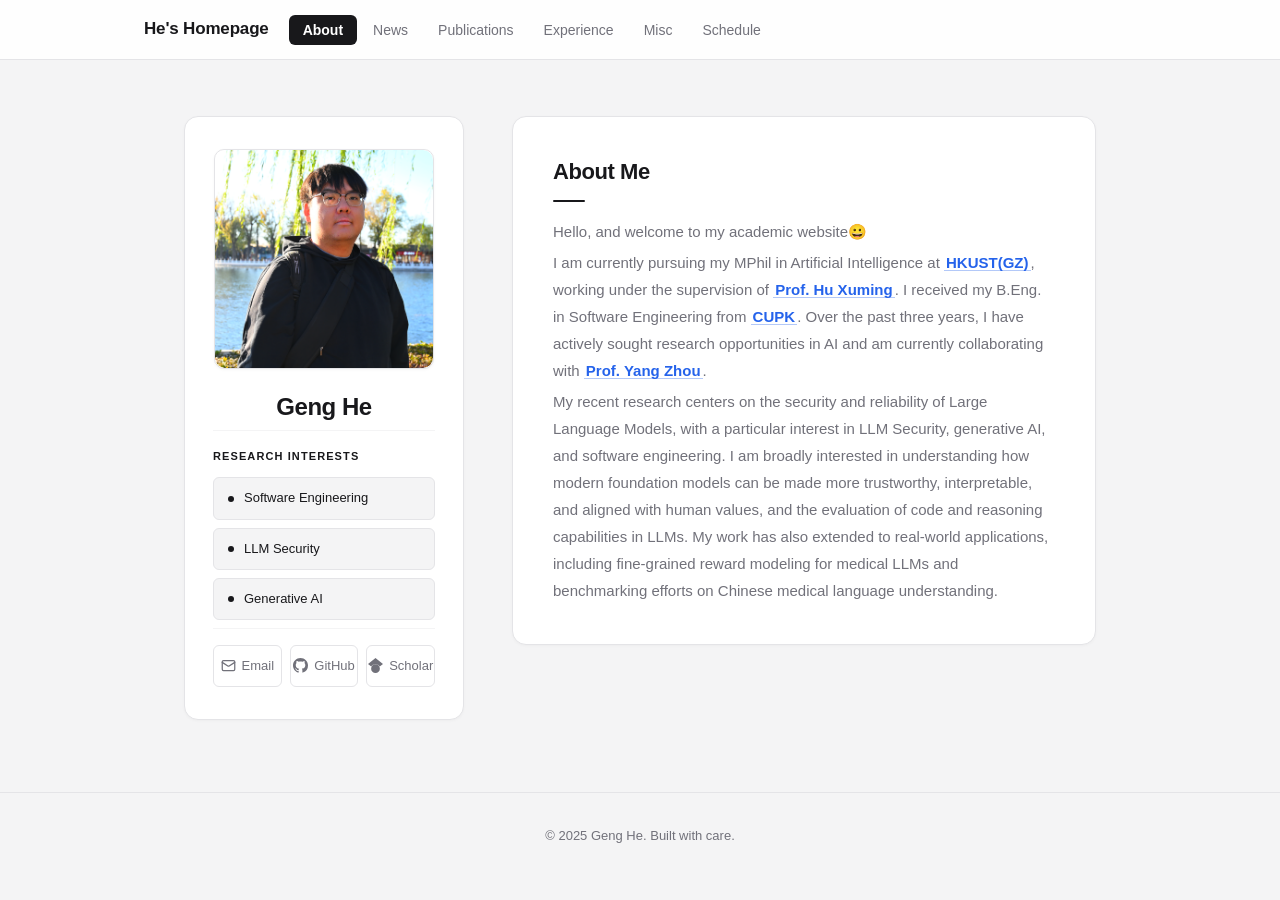
<file: index.html>
<!DOCTYPE html>
<html lang="en">
<head>
    <meta charset="UTF-8">
    <meta name="viewport" content="width=device-width, initial-scale=1.0">
    <title>He's Homepage</title>
    <link rel="stylesheet" href="styles.css">
</head>
<body>
    <nav class="navbar" id="navbar">
        <div class="nav-container">
            <a href="index.html" class="logo">He's Homepage</a>
            <ul class="nav-links" id="navLinks">
                <li><a href="index.html">About</a></li>
                <li><a href="news.html">News</a></li>
                <li><a href="papers.html">Publications</a></li>
                <li><a href="experience.html">Experience</a></li>
                <li><a href="misc.html">Misc</a></li>
                <li><a href="schedule.html">Schedule</a></li>
            </ul>
            <button class="mobile-menu-btn" id="mobileMenuBtn" aria-label="Menu">
                <span></span><span></span><span></span>
            </button>
        </div>
    </nav>

    <section class="intro" id="about">
        <div class="container intro-layout">
            <aside class="profile-card">
                <div class="profile-image-wrap">
                    <img class="profile-image" src="img/hero-portrait.jpg" alt="Geng He portrait">
                </div>
                <h1 class="profile-name">Geng He</h1>

                <div class="profile-interests">
                    <h4 class="profile-interests-title">Research Interests</h4>
                    <div class="interest-tags">
                        <span class="interest-tag">Software Engineering</span>
                        <span class="interest-tag">LLM Security</span>
                        <span class="interest-tag">Generative AI</span>
                    </div>
                </div>

                <div class="profile-links">
                    <a href="mailto:hgeng777@connect.hkust-gz.edu.cn" title="Email">
                        <svg width="15" height="15" viewBox="0 0 24 24" fill="none" stroke="currentColor" stroke-width="2" stroke-linecap="round" stroke-linejoin="round"><rect x="2" y="4" width="20" height="16" rx="2"/><path d="m22 7-8.97 5.7a1.94 1.94 0 0 1-2.06 0L2 7"/></svg>
                        Email
                    </a>
                    <a href="https://github.com/genghe02" target="_blank" rel="noopener noreferrer" title="GitHub">
                        <svg width="15" height="15" viewBox="0 0 24 24" fill="currentColor"><path d="M12 0C5.37 0 0 5.37 0 12c0 5.31 3.435 9.795 8.205 11.385.6.105.825-.255.825-.57 0-.285-.015-1.23-.015-2.235-3.015.555-3.795-.735-4.035-1.41-.135-.345-.72-1.41-1.23-1.695-.42-.225-1.02-.78-.015-.795.945-.015 1.62.87 1.845 1.23 1.08 1.815 2.805 1.305 3.495.99.105-.78.42-1.305.765-1.605-2.67-.3-5.46-1.335-5.46-5.925 0-1.305.465-2.385 1.23-3.225-.12-.3-.54-1.53.12-3.18 0 0 1.005-.315 3.3 1.23.96-.27 1.98-.405 3-.405s2.04.135 3 .405c2.295-1.56 3.3-1.23 3.3-1.23.66 1.65.24 2.88.12 3.18.765.84 1.23 1.905 1.23 3.225 0 4.605-2.805 5.625-5.475 5.925.435.375.81 1.095.81 2.22 0 1.605-.015 2.895-.015 3.3 0 .315.225.69.825.57A12.02 12.02 0 0 0 24 12c0-6.63-5.37-12-12-12z"/></svg>
                        GitHub
                    </a>
                    <a href="https://scholar.google.com/citations?hl=zh-CN&user=q6OFEUwAAAAJ&view_op=list_works" target="_blank" rel="noopener noreferrer" title="Google Scholar">
                        <svg width="15" height="15" viewBox="0 0 24 24" fill="currentColor"><path d="M5.242 13.769L0 9.5 12 0l12 9.5-5.242 4.269C17.548 11.249 14.978 9.5 12 9.5c-2.977 0-5.548 1.748-6.758 4.269zM12 10a7 7 0 1 0 0 14 7 7 0 0 0 0-14z"/></svg>
                        Scholar
                    </a>
                </div>
            </aside>

            <div class="about-panel">
                <h2 class="section-title">About Me</h2>
                <div class="md-section-content" data-md="content/about.md"></div>
            </div>
        </div>
    </section>

    <footer class="footer">
        <div class="container footer-container">
            <p class="copyright">&copy; 2025 Geng He. Built with care.</p>
        </div>
    </footer>

    <script src="components.js"></script>
    <script src="script.js"></script>
</body>
</html>
</file>
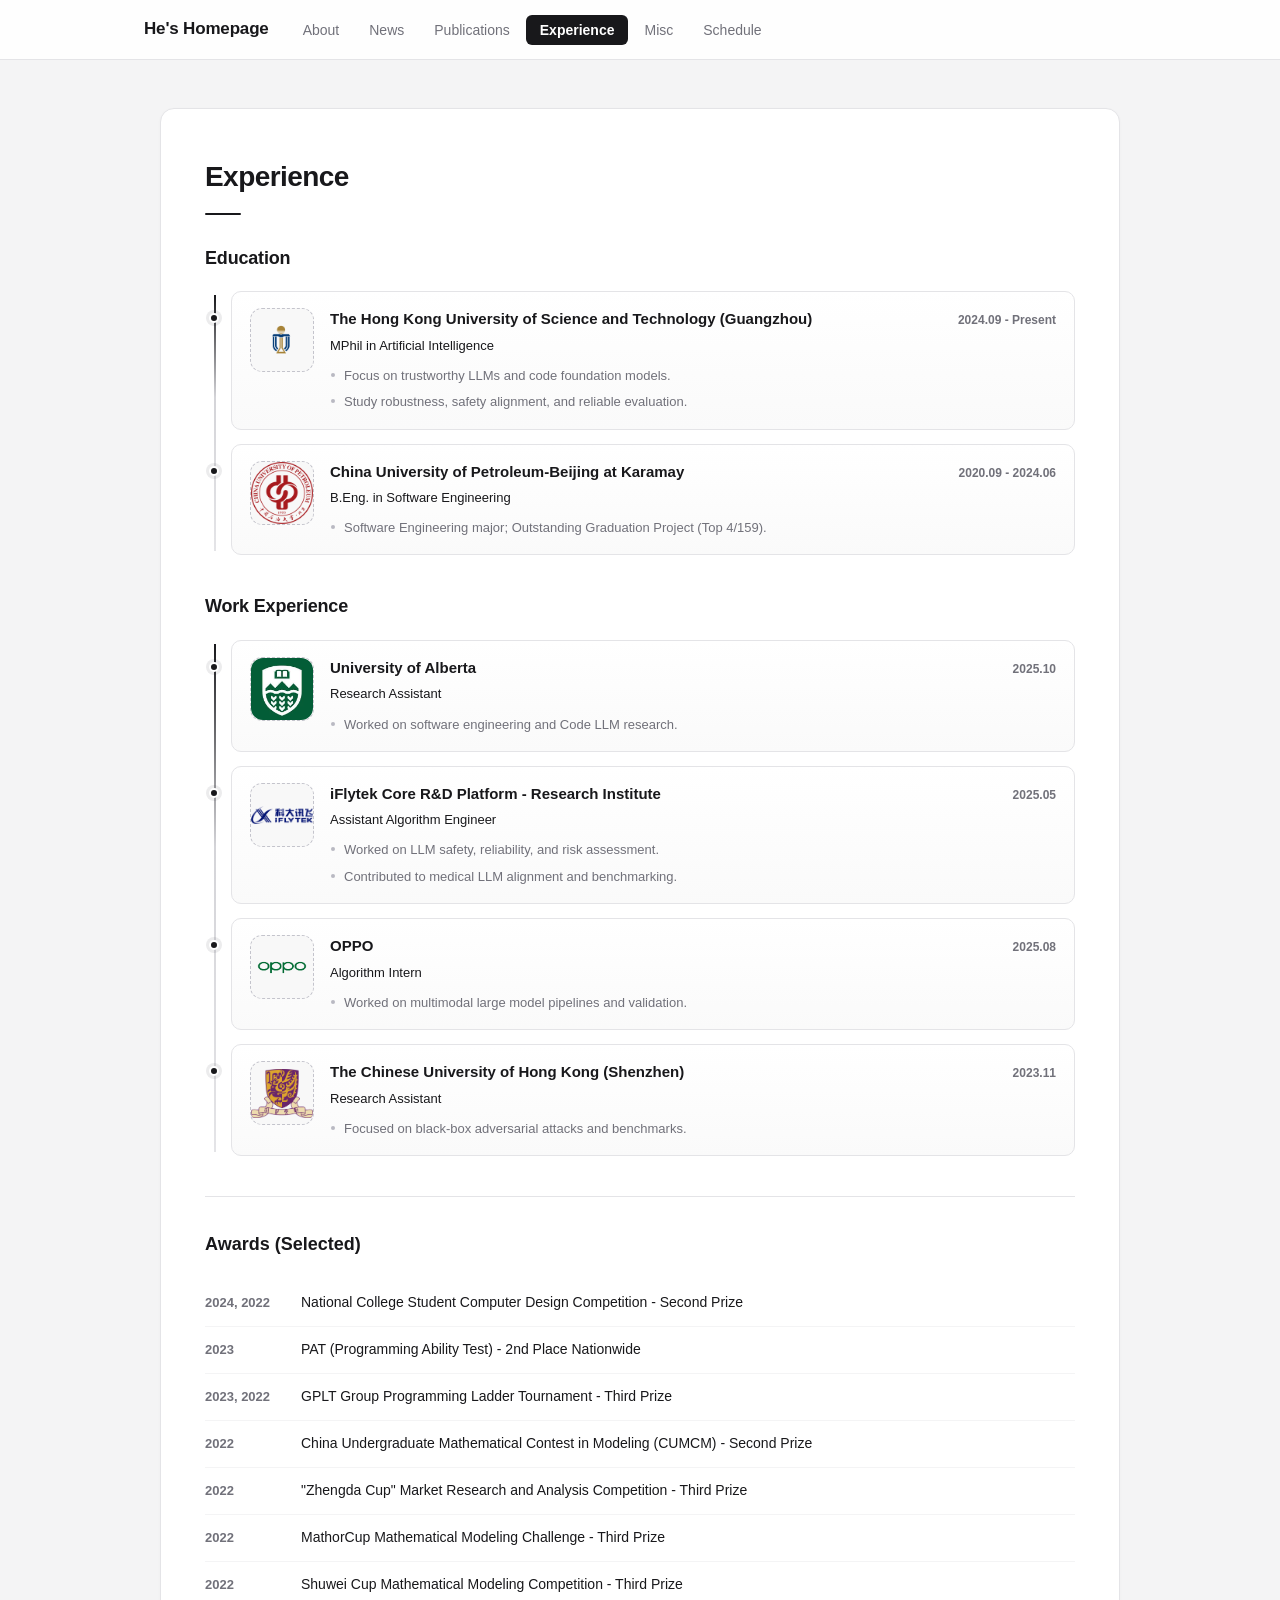
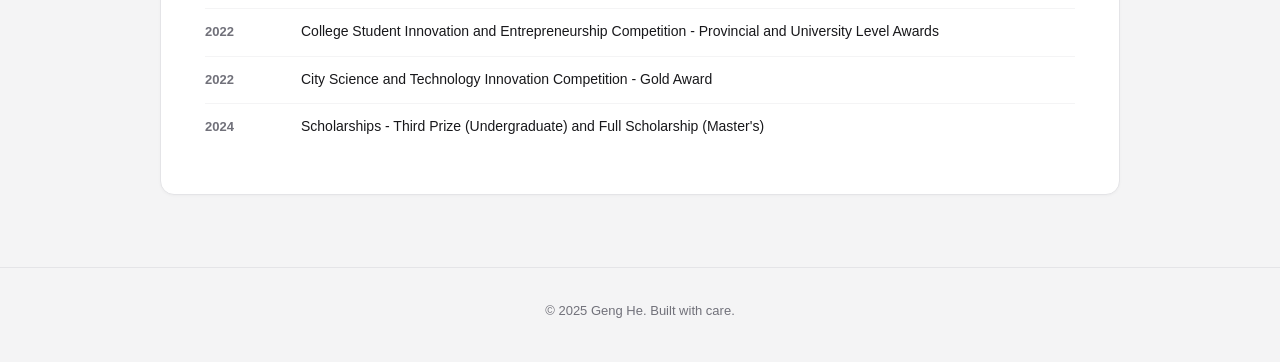
<file: experience.html>
<!DOCTYPE html>
<html lang="en">
<head>
    <meta charset="UTF-8">
    <meta name="viewport" content="width=device-width, initial-scale=1.0">
    <title>Experience - He's Homepage</title>
    <link rel="stylesheet" href="styles.css">
</head>
<body>
    <nav class="navbar" id="navbar">
        <div class="nav-container">
            <a href="index.html" class="logo">He's Homepage</a>
            <ul class="nav-links" id="navLinks">
                <li><a href="index.html">About</a></li>
                <li><a href="news.html">News</a></li>
                <li><a href="papers.html">Publications</a></li>
                <li><a href="experience.html">Experience</a></li>
                <li><a href="misc.html">Misc</a></li>
                <li><a href="schedule.html">Schedule</a></li>
            </ul>
            <button class="mobile-menu-btn" id="mobileMenuBtn" aria-label="Menu">
                <span></span><span></span><span></span>
            </button>
        </div>
    </nav>

    <main class="page-content">
        <div class="container">
            <h1 class="page-title">Experience</h1>
            <div class="md-section-content" data-md="content/service.md"></div>

            <h2 class="page-subtitle">Awards (Selected)</h2>
            <div class="md-section-content" data-md="content/awards.md"></div>
        </div>
    </main>

    <footer class="footer">
        <div class="container footer-container">
            <p class="copyright">&copy; 2025 Geng He. Built with care.</p>
        </div>
    </footer>

    <script src="components.js"></script>
    <script src="script.js"></script>
</body>
</html>
</file>
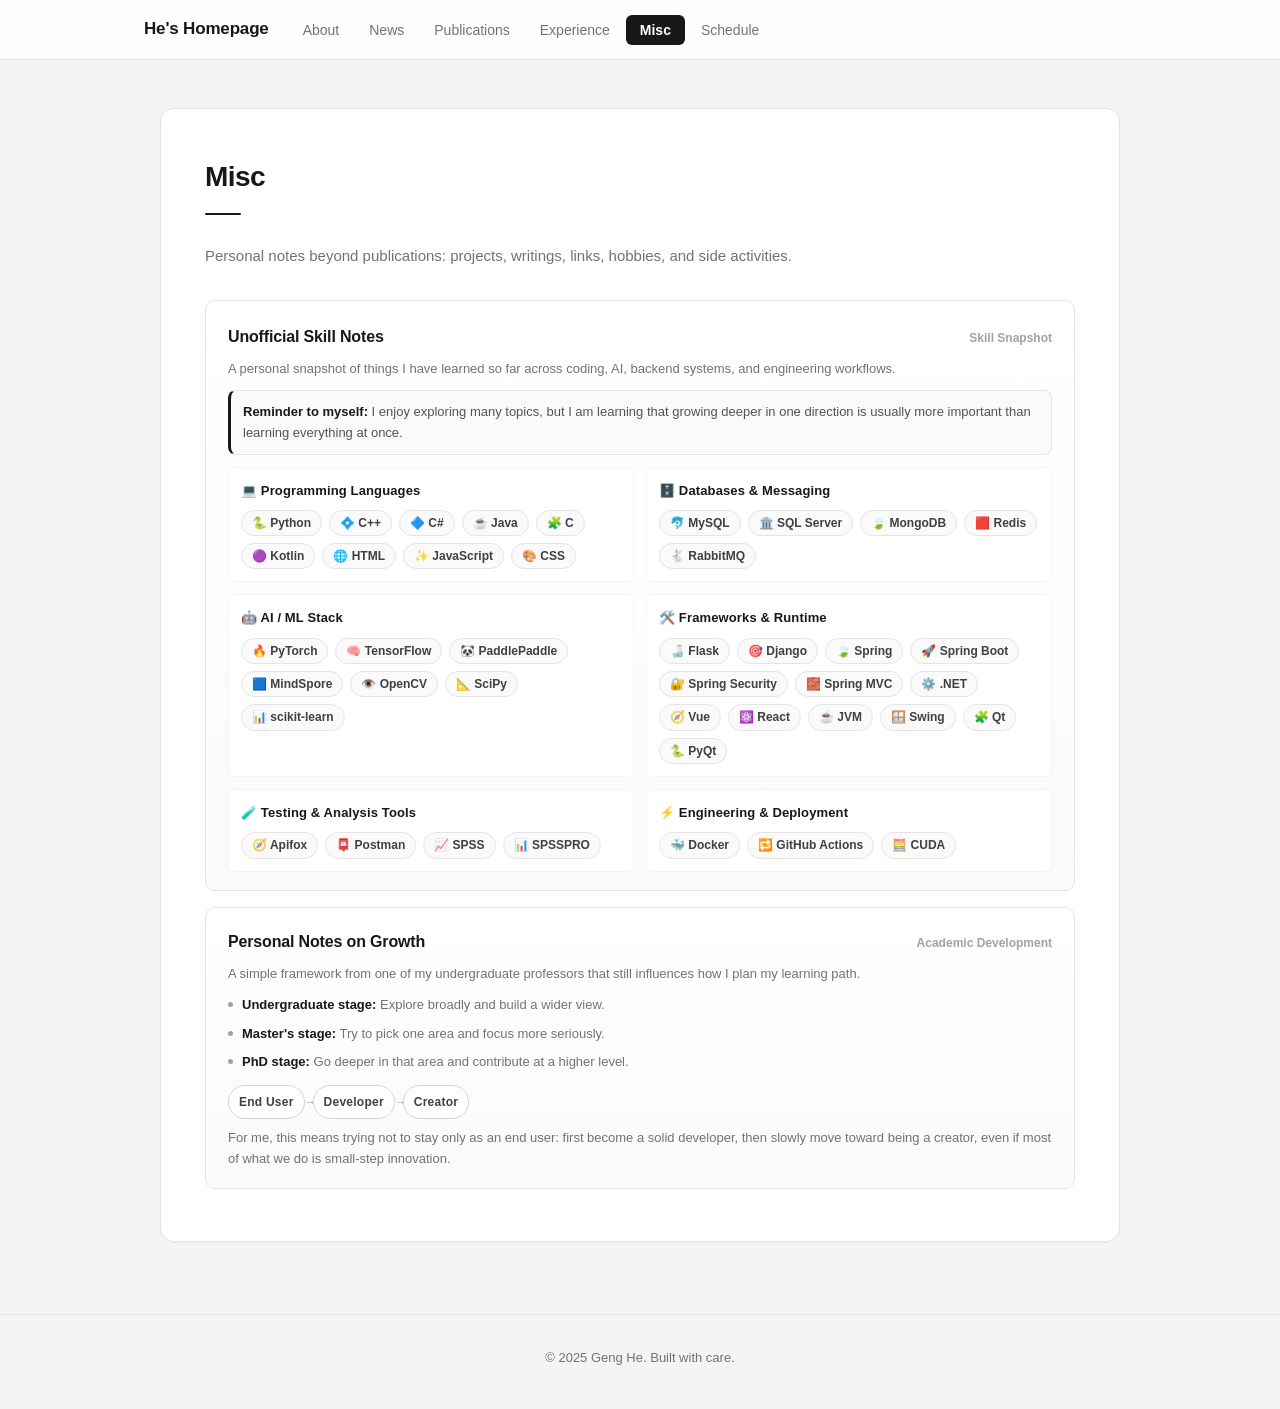
<file: misc.html>
<!DOCTYPE html>
<html lang="en">
<head>
    <meta charset="UTF-8">
    <meta name="viewport" content="width=device-width, initial-scale=1.0">
    <title>Misc - He's Homepage</title>
    <link rel="stylesheet" href="styles.css">
</head>
<body>
    <nav class="navbar" id="navbar">
        <div class="nav-container">
            <a href="index.html" class="logo">He's Homepage</a>
            <ul class="nav-links" id="navLinks">
                <li><a href="index.html">About</a></li>
                <li><a href="news.html">News</a></li>
                <li><a href="papers.html">Publications</a></li>
                <li><a href="experience.html">Experience</a></li>
                <li><a href="misc.html">Misc</a></li>
                <li><a href="schedule.html">Schedule</a></li>
            </ul>
            <button class="mobile-menu-btn" id="mobileMenuBtn" aria-label="Menu">
                <span></span><span></span><span></span>
            </button>
        </div>
    </nav>

    <main class="page-content">
        <div class="container">
            <h1 class="page-title">Misc</h1>
            <p class="page-description">
                Personal notes beyond publications: projects, writings, links, hobbies, and side activities.
            </p>
            <div class="md-section-content misc-section" data-md="content/misc.md"></div>
        </div>
    </main>

    <footer class="footer">
        <div class="container footer-container">
            <p class="copyright">&copy; 2025 Geng He. Built with care.</p>
        </div>
    </footer>

    <script src="components.js"></script>
    <script src="script.js"></script>
</body>
</html>
</file>
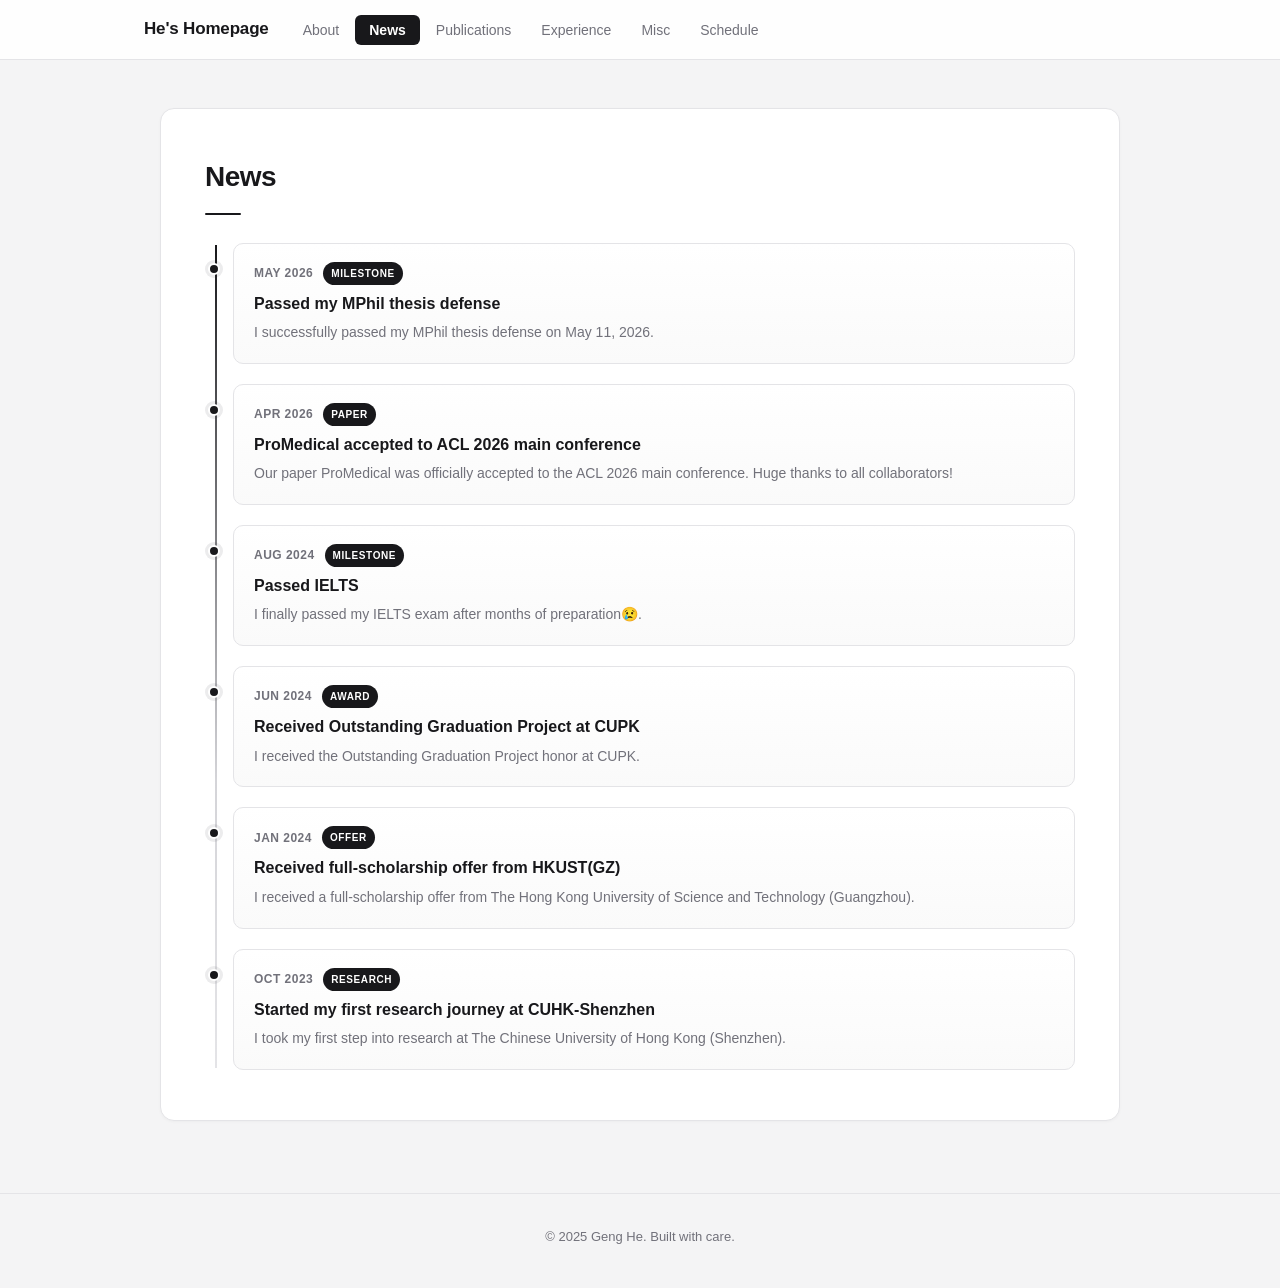
<file: news.html>
<!DOCTYPE html>
<html lang="en">
<head>
    <meta charset="UTF-8">
    <meta name="viewport" content="width=device-width, initial-scale=1.0">
    <title>News - He's Homepage</title>
    <link rel="stylesheet" href="styles.css">
</head>
<body>
    <nav class="navbar" id="navbar">
        <div class="nav-container">
            <a href="index.html" class="logo">He's Homepage</a>
            <ul class="nav-links" id="navLinks">
                <li><a href="index.html">About</a></li>
                <li><a href="news.html">News</a></li>
                <li><a href="papers.html">Publications</a></li>
                <li><a href="experience.html">Experience</a></li>
                <li><a href="misc.html">Misc</a></li>
                <li><a href="schedule.html">Schedule</a></li>
            </ul>
            <button class="mobile-menu-btn" id="mobileMenuBtn" aria-label="Menu">
                <span></span><span></span><span></span>
            </button>
        </div>
    </nav>

    <main class="page-content">
        <div class="container">
            <h1 class="page-title">News</h1>
            <div class="md-section-content news-section" data-md="content/news.md"></div>
        </div>
    </main>

    <footer class="footer">
        <div class="container footer-container">
            <p class="copyright">&copy; 2025 Geng He. Built with care.</p>
        </div>
    </footer>

    <script src="components.js"></script>
    <script src="script.js"></script>
</body>
</html>
</file>
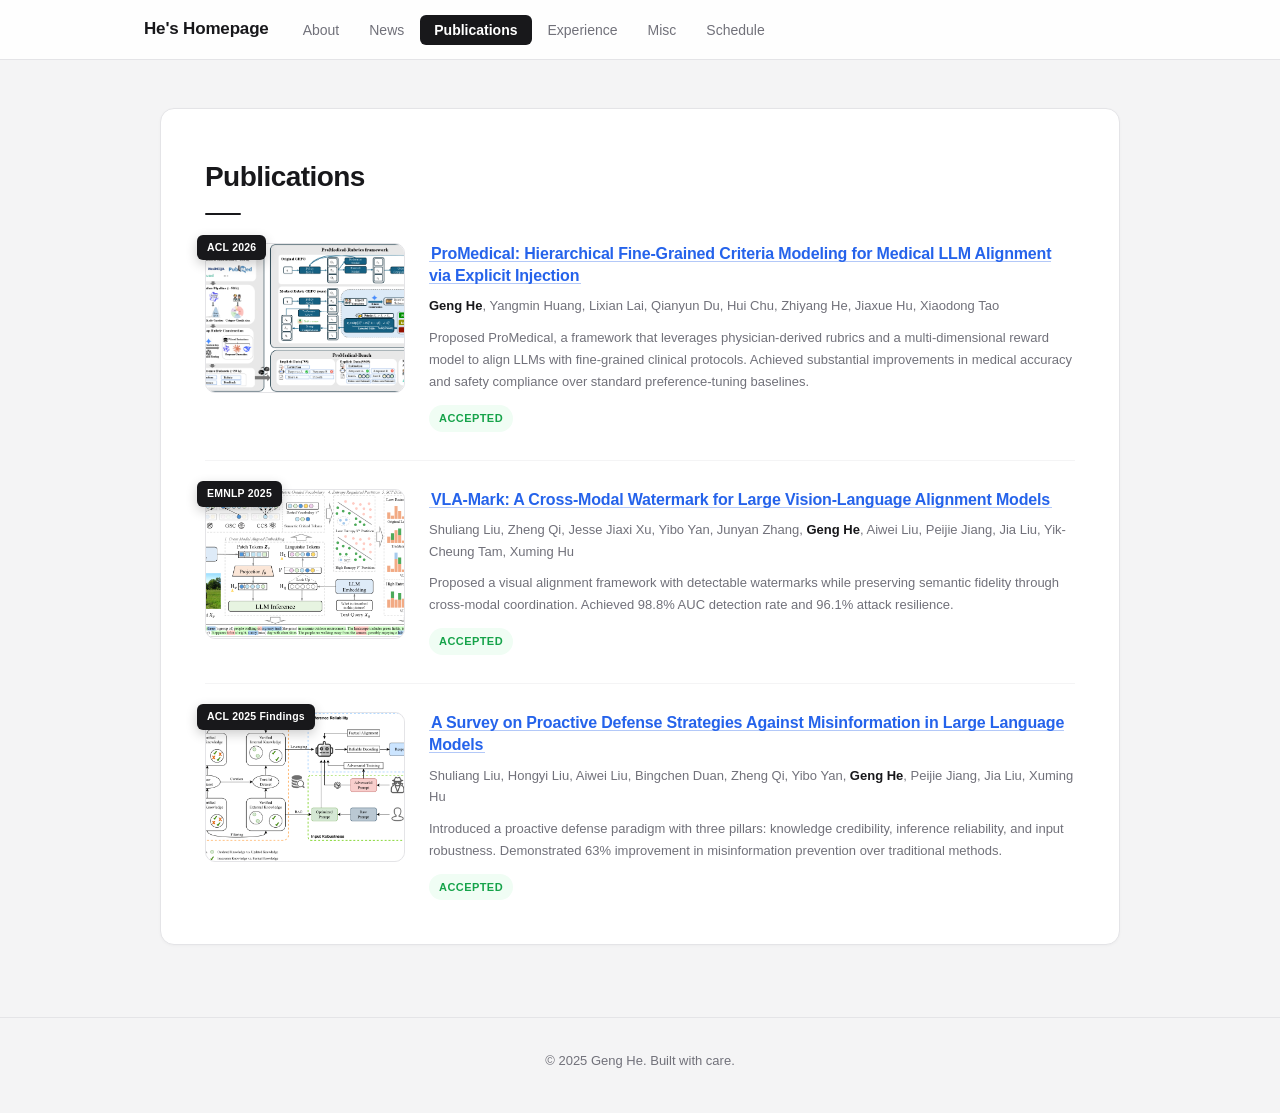
<file: papers.html>
<!DOCTYPE html>
<html lang="en">
<head>
    <meta charset="UTF-8">
    <meta name="viewport" content="width=device-width, initial-scale=1.0">
    <title>Publications - He's Homepage</title>
    <link rel="stylesheet" href="styles.css">
</head>
<body>
    <nav class="navbar" id="navbar">
        <div class="nav-container">
            <a href="index.html" class="logo">He's Homepage</a>
            <ul class="nav-links" id="navLinks">
                <li><a href="index.html">About</a></li>
                <li><a href="news.html">News</a></li>
                <li><a href="papers.html">Publications</a></li>
                <li><a href="experience.html">Experience</a></li>
                <li><a href="misc.html">Misc</a></li>
                <li><a href="schedule.html">Schedule</a></li>
            </ul>
            <button class="mobile-menu-btn" id="mobileMenuBtn" aria-label="Menu">
                <span></span><span></span><span></span>
            </button>
        </div>
    </nav>

    <main class="page-content">
        <div class="container">
            <h1 class="page-title">Publications</h1>
            <div class="md-section-content" data-md="content/projects.md"></div>
        </div>
    </main>

    <footer class="footer">
        <div class="container footer-container">
            <p class="copyright">&copy; 2025 Geng He. Built with care.</p>
        </div>
    </footer>

    <script src="components.js"></script>
    <script src="script.js"></script>
</body>
</html>
</file>
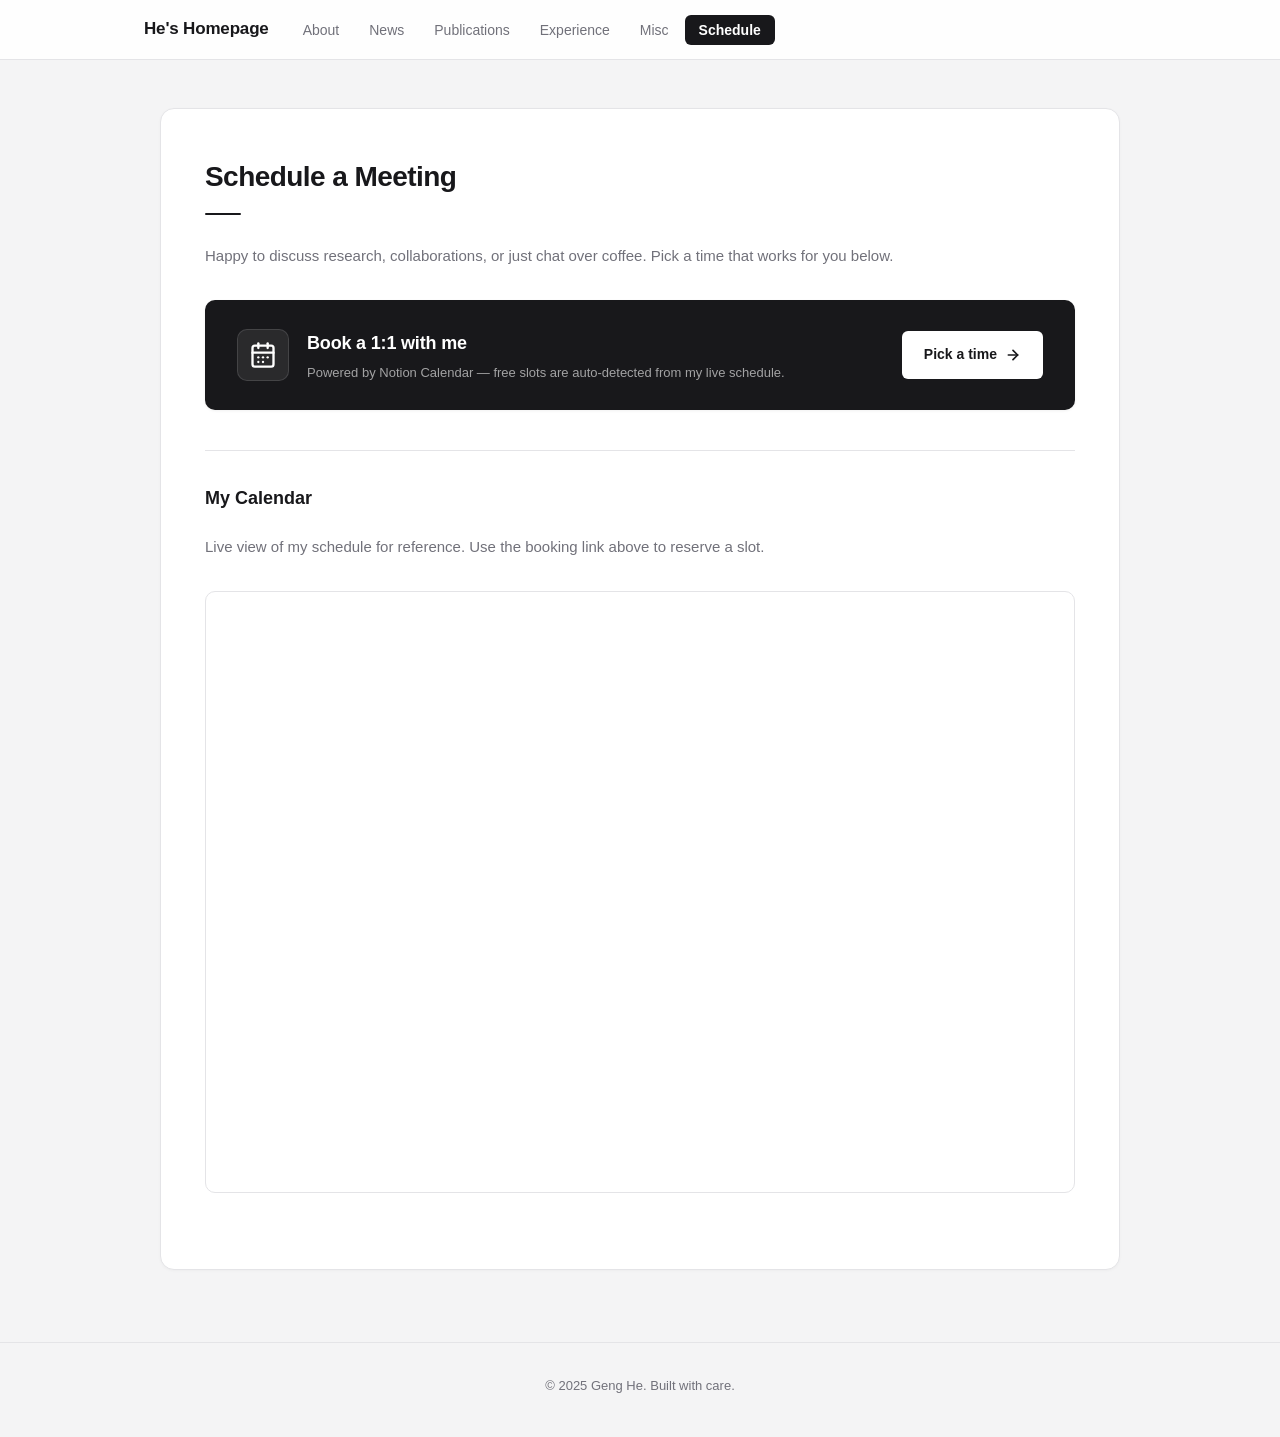
<file: schedule.html>
<!DOCTYPE html>
<html lang="en">
<head>
    <meta charset="UTF-8">
    <meta name="viewport" content="width=device-width, initial-scale=1.0">
    <title>Schedule - He's Homepage</title>
    <link rel="stylesheet" href="styles.css">
</head>
<body>
    <nav class="navbar" id="navbar">
        <div class="nav-container">
            <a href="index.html" class="logo">He's Homepage</a>
            <ul class="nav-links" id="navLinks">
                <li><a href="index.html">About</a></li>
                <li><a href="news.html">News</a></li>
                <li><a href="papers.html">Publications</a></li>
                <li><a href="experience.html">Experience</a></li>
                <li><a href="misc.html">Misc</a></li>
                <li><a href="schedule.html">Schedule</a></li>
            </ul>
            <button class="mobile-menu-btn" id="mobileMenuBtn" aria-label="Menu">
                <span></span><span></span><span></span>
            </button>
        </div>
    </nav>

    <main class="page-content">
        <div class="container">

            <h1 class="page-title">Schedule a Meeting</h1>
            <p class="page-description">
                Happy to discuss research, collaborations, or just chat over coffee.
                Pick a time that works for you below.
            </p>


            <div class="booking-hero">
                <div class="booking-hero-content">
                    <div class="booking-hero-icon">
                        <svg width="28" height="28" viewBox="0 0 24 24" fill="none" stroke="currentColor" stroke-width="2" stroke-linecap="round" stroke-linejoin="round"><rect x="3" y="4" width="18" height="18" rx="2" ry="2"/><line x1="16" y1="2" x2="16" y2="6"/><line x1="8" y1="2" x2="8" y2="6"/><line x1="3" y1="10" x2="21" y2="10"/><path d="M8 14h.01"/><path d="M12 14h.01"/><path d="M16 14h.01"/><path d="M8 18h.01"/><path d="M12 18h.01"/></svg>
                    </div>
                    <div>
                        <h3 class="booking-hero-title">Book a 1:1 with me</h3>
                        <p class="booking-hero-desc">Powered by Notion Calendar — free slots are auto-detected from my live schedule.</p>
                    </div>
                </div>
                <a class="booking-hero-btn" href="https://calendar.notion.so/meet/hegeng/xxeap4q5o" target="_blank" rel="noopener noreferrer">
                    Pick a time
                    <svg width="16" height="16" viewBox="0 0 24 24" fill="none" stroke="currentColor" stroke-width="2.5" stroke-linecap="round" stroke-linejoin="round"><line x1="5" y1="12" x2="19" y2="12"/><polyline points="12 5 19 12 12 19"/></svg>
                </a>
            </div>

            <h2 class="page-subtitle">My Calendar</h2>
            <p class="page-description">Live view of my schedule for reference. Use the booking link above to reserve a slot.</p>

            <div class="calendar-embed">
                <iframe
                    src="https://calendar.google.com/calendar/embed?src=7cb03d1d7b9c3b86b4db78d24a6c72e172ab9e50c6ad1ecbdc1be75a1358c3dd%40group.calendar.google.com&src=0cabf1c1ded014e0f2e753d5622d49e2793b71b683f004280714686749a4ff68%40group.calendar.google.com&color=%230e7c86&color=%23e76f51&ctz=Asia%2FShanghai&mode=WEEK&wkst=2&showPrint=0&showTabs=1&showCalendars=1&showTz=0"
                    style="border:0"
                    width="100%"
                    height="600"
                    frameborder="0"
                    scrolling="no"
                    title="Geng He's Google Calendar">
                </iframe>
            </div>



        </div>
    </main>

    <footer class="footer">
        <div class="container footer-container">
            <p class="copyright">&copy; 2025 Geng He. Built with care.</p>
        </div>
    </footer>

    <script src="components.js"></script>
    <script src="script.js"></script>
</body>
</html>
</file>
<file: styles.css>
/* ========================================
   Design System
   ======================================== */
:root {
    --color-bg: #f4f4f5;
    --color-surface: #ffffff;
    --color-text: #18181b;
    --color-text-secondary: #71717a;
    --color-text-tertiary: #a1a1aa;
    --color-accent: #18181b;
    --color-accent-hover: #000000;
    --color-accent-light: #e4e4e7;
    --color-accent-subtle: rgba(24, 24, 27, 0.04);
    --color-highlight: #52525b;
    --color-success: #16a34a;
    --color-success-bg: #f0fdf4;
    --color-warning: #ca8a04;
    --color-warning-bg: #fefce8;
    --color-border: #e4e4e7;
    --color-border-light: #f4f4f5;

    --font-sans: -apple-system, BlinkMacSystemFont, 'Segoe UI', Roboto, 'Helvetica Neue', Arial, sans-serif;

    --ease-out: cubic-bezier(0.16, 1, 0.3, 1);
    --nav-height: 60px;
    --radius-sm: 6px;
    --radius-md: 10px;
    --radius-lg: 14px;
}

/* ========================================
   Reset & Base
   ======================================== */
*, *::before, *::after {
    margin: 0;
    padding: 0;
    box-sizing: border-box;
}

html {
    scroll-behavior: smooth;
}

body {
    font-family: var(--font-sans);
    font-size: 15px;
    line-height: 1.7;
    color: var(--color-text);
    background: var(--color-bg);
    -webkit-font-smoothing: antialiased;
    min-height: 100vh;
}

a {
    color: inherit;
    text-decoration: none;
}

img {
    max-width: 100%;
    height: auto;
    display: block;
}

.container {
    max-width: 960px;
    margin: 0 auto;
    padding: 0 24px;
}

/* ========================================
   Local Preview Warning
   ======================================== */
.local-preview-warning {
    position: sticky;
    top: 0;
    z-index: 2000;
    background: var(--color-warning-bg);
    color: #92400e;
    border-bottom: 1px solid #fde68a;
    padding: 10px 16px;
    font-size: 13px;
    line-height: 1.6;
}

.local-preview-warning code {
    background: rgba(146, 64, 14, 0.08);
    padding: 1px 6px;
    border-radius: 4px;
}

/* ========================================
   Navbar
   ======================================== */
.navbar {
    position: fixed;
    top: 0;
    left: 0;
    right: 0;
    height: var(--nav-height);
    z-index: 1000;
    background: rgba(255, 255, 255, 0.85);
    backdrop-filter: blur(16px) saturate(1.4);
    -webkit-backdrop-filter: blur(16px) saturate(1.4);
    border-bottom: 1px solid var(--color-border);
    transition: box-shadow 0.3s ease;
}

.navbar.scrolled {
    box-shadow: 0 1px 0 var(--color-border), 0 8px 24px rgba(0, 0, 0, 0.04);
}

.nav-container {
    max-width: 1040px;
    margin: 0 auto;
    padding: 0 24px;
    height: 100%;
    display: flex;
    align-items: center;
    justify-content: flex-start;
    gap: 20px;
}

.logo {
    font-size: 17px;
    font-weight: 700;
    letter-spacing: -0.01em;
    color: var(--color-text);
}

.logo:hover {
    color: var(--color-text-secondary);
}

.nav-links {
    display: flex;
    list-style: none;
    gap: 2px;
    margin-left: 0;
}

.nav-links a {
    font-size: 14px;
    font-weight: 500;
    color: var(--color-text-secondary);
    padding: 7px 14px;
    border-radius: var(--radius-sm);
    transition: color 0.2s, background 0.2s;
}

.nav-links a:hover {
    color: var(--color-text);
    background: var(--color-accent-subtle);
}

.nav-links a::after {
    display: none;
}

/* Mobile Menu */
.mobile-menu-btn {
    display: none;
    flex-direction: column;
    gap: 5px;
    padding: 8px;
    background: none;
    border: none;
    cursor: pointer;
    margin-left: auto;
}

.mobile-menu-btn span {
    display: block;
    width: 22px;
    height: 2px;
    background: var(--color-text);
    border-radius: 1px;
    transition: all 0.3s ease;
}

.mobile-menu-btn.active span:nth-child(1) {
    transform: rotate(45deg) translate(5px, 5px);
}

.mobile-menu-btn.active span:nth-child(2) {
    opacity: 0;
}

.mobile-menu-btn.active span:nth-child(3) {
    transform: rotate(-45deg) translate(5px, -5px);
}

/* ========================================
   Intro Section
   ======================================== */
.intro {
    padding: calc(var(--nav-height) + 56px) 0 48px;
    position: relative;
}

.intro-layout {
    display: grid;
    grid-template-columns: 280px minmax(0, 1fr);
    gap: 48px;
    align-items: start;
}

/* ========================================
   Profile Card
   ======================================== */
.profile-card {
    position: sticky;
    top: calc(var(--nav-height) + 24px);
    display: flex;
    flex-direction: column;
    align-items: center;
    background: var(--color-surface);
    border: 1px solid var(--color-border);
    border-radius: var(--radius-lg);
    box-shadow: 0 1px 3px rgba(0, 0, 0, 0.03);
    padding: 32px 28px;
}

.profile-image-wrap {
    width: 220px;
    height: 220px;
    margin-bottom: 24px;
    border-radius: var(--radius-md);
    overflow: hidden;
    border: 1px solid var(--color-border);
    box-shadow: 0 1px 3px rgba(0, 0, 0, 0.04);
}

.profile-image {
    width: 100%;
    height: 100%;
    border-radius: var(--radius-md);
    object-fit: cover;
    display: block;
}

.profile-name {
    font-size: 24px;
    font-weight: 700;
    letter-spacing: -0.02em;
    line-height: 1.2;
    margin-bottom: 4px;
    text-align: center;
    color: var(--color-text);
}

.profile-role {
    text-align: center;
    font-size: 14px;
    color: var(--color-text-secondary);
    margin-bottom: 16px;
    font-weight: 400;
}

.profile-meta {
    list-style: none;
    width: 100%;
    display: flex;
    flex-direction: column;
    gap: 8px;
    padding: 16px 0;
    border-top: 1px solid var(--color-border-light);
}

.profile-meta li {
    display: flex;
    gap: 8px;
    align-items: flex-start;
    font-size: 13px;
    line-height: 1.5;
    color: var(--color-text-secondary);
}

.meta-icon {
    width: 18px;
    text-align: center;
    flex-shrink: 0;
    font-size: 13px;
    line-height: 1.4;
}

.profile-interests {
    width: 100%;
    margin-top: 4px;
    padding-top: 16px;
    border-top: 1px solid var(--color-border-light);
}

.profile-interests-title {
    font-size: 11px;
    font-weight: 700;
    text-transform: uppercase;
    letter-spacing: 0.1em;
    color: var(--color-text);
    margin-bottom: 12px;
}

.interest-tags {
    display: flex;
    flex-direction: column;
    gap: 8px;
}

.interest-tag {
    display: flex;
    align-items: center;
    gap: 10px;
    padding: 9px 14px;
    font-size: 13px;
    font-weight: 500;
    color: var(--color-text);
    background: var(--color-bg);
    border: 1px solid var(--color-border);
    border-radius: var(--radius-sm);
    transition: all 0.2s ease;
}

.interest-tag::before {
    content: '';
    width: 6px;
    height: 6px;
    border-radius: 50%;
    background: var(--color-text);
    flex-shrink: 0;
}

.interest-tag:hover {
    border-color: var(--color-text);
    transform: translateX(2px);
}

.profile-links {
    display: flex;
    flex-wrap: wrap;
    gap: 8px;
    width: 100%;
    margin-top: 8px;
    padding-top: 16px;
    border-top: 1px solid var(--color-border-light);
}

.profile-links a {
    flex: 1;
    min-width: 0;
    display: inline-flex;
    align-items: center;
    justify-content: center;
    gap: 6px;
    padding: 9px 10px;
    border-radius: var(--radius-sm);
    font-size: 13px;
    font-weight: 500;
    color: var(--color-text-secondary);
    border: 1px solid var(--color-border);
    background: var(--color-surface);
    transition: all 0.2s ease;
    white-space: nowrap;
}

.profile-links a svg {
    flex-shrink: 0;
    width: 15px;
    height: 15px;
}

.profile-links a:hover {
    color: var(--color-text);
    border-color: var(--color-text);
    background: var(--color-accent-subtle);
}

/* ========================================
   About Panel
   ======================================== */
.about-panel {
    padding: 36px 40px;
    background: var(--color-surface);
    border: 1px solid var(--color-border);
    border-radius: var(--radius-lg);
    box-shadow: 0 1px 3px rgba(0, 0, 0, 0.03);
}

.about-panel .section-title {
    margin-bottom: 16px;
}

.about-panel h3 {
    margin-top: 28px;
    margin-bottom: 8px;
    font-size: 16px;
    font-weight: 600;
    color: var(--color-text);
}

.about-panel p {
    font-size: 15px;
    line-height: 1.8;
    color: var(--color-text-secondary);
    margin-bottom: 4px;
}

.about-panel li {
    font-size: 14px;
    line-height: 1.7;
    color: var(--color-text-secondary);
}

.about-panel ul {
    padding-left: 18px;
    display: flex;
    flex-wrap: wrap;
    gap: 2px 0;
}

.about-panel ul li {
    width: 50%;
    padding-left: 2px;
}

.about-panel ul li::marker {
    color: var(--color-accent);
}

.about-panel a,
.page-content .md-section-content a {
    color: #2563eb;
    font-weight: 600;
    text-decoration: none;
    background-image: linear-gradient(transparent 92%, rgba(37, 99, 235, 0.35) 92%);
    background-size: 100% 100%;
    padding: 0 2px;
    transition: color 0.2s ease, background-image 0.2s ease;
}

.about-panel a:hover,
.page-content .md-section-content a:hover {
    color: #1d4ed8;
    background-image: linear-gradient(transparent 0%, rgba(37, 99, 235, 0.2) 0%);
}

/* ========================================
   Section Shared Styles
   ======================================== */
.section-title {
    font-size: 22px;
    font-weight: 700;
    letter-spacing: -0.02em;
    margin-bottom: 20px;
    color: var(--color-text);
    display: block;
}

.section-title::before {
    display: none;
}

.section-title::after {
    content: '';
    display: block;
    width: 32px;
    height: 2px;
    background: var(--color-text);
    border-radius: 1px;
    margin-top: 10px;
}

.awards,
.service,
.projects,
.personal {
    padding: 20px 0;
    position: relative;
}

.awards .container,
.service .container,
.projects .container,
.personal .container {
    background: var(--color-surface);
    border: 1px solid var(--color-border);
    border-radius: var(--radius-lg);
    padding: 36px;
    box-shadow: 0 1px 3px rgba(0, 0, 0, 0.03);
}

/* ========================================
   Awards Section
   ======================================== */
.awards-list {
    display: flex;
    flex-direction: column;
}

.award-item {
    display: flex;
    gap: 16px;
    align-items: baseline;
    padding: 12px 0;
    transition: none;
}

.award-item:hover {
    background: none;
}

.award-item:not(:last-child) {
    border-bottom: 1px solid var(--color-border-light);
}

.award-year {
    font-size: 13px;
    font-weight: 600;
    color: var(--color-text-secondary);
    min-width: 80px;
    flex-shrink: 0;
    font-variant-numeric: tabular-nums;
}

.award-title {
    font-size: 14px;
    color: var(--color-text);
    line-height: 1.5;
}

/* ========================================
   Experience Timeline
   ======================================== */
.experience-timeline-section + .experience-timeline-section {
    margin-top: 36px;
}

.experience-subtitle {
    font-size: 18px;
    font-weight: 700;
    color: var(--color-text);
    margin: 0 0 18px;
    letter-spacing: -0.01em;
}

.xp-timeline {
    position: relative;
    display: flex;
    flex-direction: column;
    gap: 14px;
    padding-left: 26px;
}

.xp-timeline::before {
    content: "";
    position: absolute;
    left: 9px;
    top: 4px;
    bottom: 4px;
    width: 2px;
    background: linear-gradient(to bottom, #18181b 0%, #d4d4d8 40%, #e4e4e7 100%);
}

.xp-item {
    position: relative;
}

.xp-marker {
    position: absolute;
    left: -22px;
    top: 22px;
    width: 10px;
    height: 10px;
    border-radius: 50%;
    background: var(--color-text);
    border: 2px solid var(--color-surface);
    box-shadow: 0 0 0 3px rgba(24, 24, 27, 0.08);
}

.xp-card {
    display: grid;
    grid-template-columns: 64px 1fr;
    gap: 16px;
    padding: 16px 18px;
    border: 1px solid var(--color-border);
    border-radius: var(--radius-md);
    background: linear-gradient(180deg, #ffffff 0%, #fafafa 100%);
    transition: border-color 0.2s ease, transform 0.2s ease, box-shadow 0.2s ease;
}

.xp-card:hover {
    border-color: #d4d4d8;
    transform: translateY(-2px);
    box-shadow: 0 8px 20px rgba(24, 24, 27, 0.05);
}

.xp-logo-slot {
    width: 64px;
    height: 64px;
    border-radius: 12px;
    border: 1px dashed #c4c4cc;
    background: #f8f8f8;
    color: #8b8b95;
    font-size: 11px;
    font-weight: 600;
    letter-spacing: 0.04em;
    text-transform: uppercase;
    display: flex;
    align-items: center;
    justify-content: center;
    flex-shrink: 0;
}

.xp-logo-slot img {
    width: 100%;
    height: 100%;
    object-fit: contain;
    border-radius: inherit;
}

.xp-content {
    min-width: 0;
}

.xp-header {
    display: flex;
    justify-content: space-between;
    align-items: flex-start;
    gap: 12px;
    margin-bottom: 4px;
}

.xp-org {
    font-size: 15px;
    font-weight: 650;
    color: var(--color-text);
    line-height: 1.45;
    margin: 0;
}

.xp-date {
    font-size: 12px;
    font-weight: 600;
    color: var(--color-text-secondary);
    white-space: nowrap;
    margin-top: 2px;
}

.xp-role {
    font-size: 13px;
    font-weight: 500;
    color: var(--color-accent);
    margin: 0 0 8px;
}

.xp-details {
    list-style: none;
    margin: 0;
    padding: 0;
    display: flex;
    flex-direction: column;
    gap: 5px;
}

.xp-details li {
    position: relative;
    padding-left: 14px;
    font-size: 13px;
    line-height: 1.65;
    color: var(--color-text-secondary);
}

.xp-details li::before {
    content: "";
    position: absolute;
    left: 1px;
    top: 8px;
    width: 4px;
    height: 4px;
    border-radius: 50%;
    background: #b9b9c2;
}

.xp-details li strong {
    color: var(--color-text);
    font-weight: 600;
}

/* ========================================
   Papers List (new layout)
   ======================================== */
.papers-list {
    display: flex;
    flex-direction: column;
    gap: 28px;
}

.paper-card {
    display: grid;
    grid-template-columns: 200px 1fr;
    gap: 24px;
    padding-bottom: 28px;
    border-bottom: 1px solid var(--color-border-light);
}

.paper-card:last-child {
    border-bottom: none;
    padding-bottom: 0;
}

.paper-image {
    position: relative;
    aspect-ratio: 4 / 3;
    overflow: visible;
}

.paper-image img {
    width: 100%;
    height: 100%;
    object-fit: cover;
    display: block;
    background: var(--color-bg);
    border: 1px solid var(--color-border);
    border-radius: var(--radius-md);
}

.paper-venue {
    position: absolute;
    top: -8px;
    left: -8px;
    z-index: 2;
    padding: 4px 10px;
    font-size: 10.5px;
    font-weight: 700;
    color: #ffffff;
    background: var(--color-text);
    border-radius: var(--radius-sm);
    letter-spacing: 0.02em;
    box-shadow: 0 4px 12px rgba(0, 0, 0, 0.2);
}

.paper-body {
    display: flex;
    flex-direction: column;
    min-width: 0;
}

.paper-title {
    font-size: 16px;
    font-weight: 700;
    color: var(--color-text);
    line-height: 1.4;
    margin-bottom: 8px;
    letter-spacing: -0.01em;
}

.paper-authors {
    font-size: 13px;
    line-height: 1.65;
    color: var(--color-text-secondary);
    margin-bottom: 10px;
}

.paper-authors strong {
    color: var(--color-text);
    font-weight: 700;
}

.paper-desc {
    font-size: 13px;
    line-height: 1.7;
    color: var(--color-text-secondary);
    margin-bottom: 12px;
    flex: 1;
}

.paper-meta {
    display: flex;
    gap: 8px;
    flex-wrap: wrap;
}

.paper-status {
    font-size: 11px;
    font-weight: 600;
    padding: 4px 10px;
    border-radius: 20px;
    text-transform: uppercase;
    letter-spacing: 0.04em;
    white-space: nowrap;
}

.paper-status.submitted {
    background: var(--color-warning-bg);
    color: var(--color-warning);
}

.paper-status.accepted {
    background: var(--color-success-bg);
    color: var(--color-success);
}

@media (max-width: 640px) {
    .paper-card {
        grid-template-columns: 1fr;
        gap: 16px;
    }

    .paper-image {
        max-width: 280px;
    }
}

/* ========================================
   Projects Section (legacy)
   ======================================== */
.projects {
    background: transparent;
}

.projects-list {
    display: flex;
    flex-direction: column;
}

.project-item {
    padding: 20px 0;
    border-bottom: 1px solid var(--color-border-light);
}

.project-item:first-child {
    padding-top: 0;
}

.project-item:last-child {
    border-bottom: none;
    padding-bottom: 0;
}

.project-header {
    display: flex;
    justify-content: space-between;
    align-items: flex-start;
    gap: 12px;
    margin-bottom: 6px;
}

.project-title {
    font-size: 15px;
    font-weight: 600;
    color: var(--color-text);
    line-height: 1.45;
    flex: 1;
}

.project-status {
    font-size: 11px;
    font-weight: 600;
    padding: 3px 10px;
    border-radius: 20px;
    text-transform: uppercase;
    letter-spacing: 0.04em;
    white-space: nowrap;
    flex-shrink: 0;
}

.project-status.submitted {
    background: var(--color-warning-bg);
    color: var(--color-warning);
}

.project-status.accepted {
    background: var(--color-success-bg);
    color: var(--color-success);
}

.project-authors {
    font-size: 13px;
    color: var(--color-text-secondary);
    margin-bottom: 8px;
}

.project-authors strong {
    color: var(--color-accent);
    font-weight: 600;
}

.project-description {
    font-size: 13px;
    line-height: 1.65;
    color: var(--color-text-secondary);
}

/* ========================================
   Personal Gallery
   ======================================== */
.personal-gallery {
    display: grid;
    grid-template-columns: repeat(2, 1fr);
    gap: 16px;
}

.photo-card {
    background: var(--color-bg);
    border-radius: var(--radius-md);
    overflow: hidden;
    border: 1px solid var(--color-border);
    transition: all 0.25s ease;
}

.photo-card:hover {
    transform: translateY(-2px);
    border-color: var(--color-text-secondary);
}

.photo-image {
    aspect-ratio: 4/3;
    overflow: hidden;
}

.photo-image img {
    width: 100%;
    height: 100%;
    object-fit: cover;
    transition: transform 0.4s ease;
}

.photo-card:hover .photo-image img {
    transform: scale(1.03);
}

.photo-caption {
    padding: 12px 16px;
    font-size: 13px;
    color: var(--color-text-secondary);
    line-height: 1.5;
    margin: 0;
}

/* ========================================
   Footer
   ======================================== */
.footer {
    padding: 32px 0 40px;
    margin-top: 24px;
    border-top: 1px solid var(--color-border);
}

.footer-container {
    display: flex;
    justify-content: center;
}

.copyright {
    font-size: 13px;
    color: var(--color-text-secondary);
}

/* ========================================
   Responsive
   ======================================== */
@media (max-width: 768px) {
    .nav-links {
        display: none;
        position: absolute;
        top: var(--nav-height);
        left: 0;
        right: 0;
        background: var(--color-surface);
        flex-direction: column;
        padding: 12px;
        gap: 2px;
        border-bottom: 1px solid var(--color-border);
        box-shadow: 0 8px 24px rgba(0, 0, 0, 0.06);
    }

    .nav-links.active {
        display: flex;
    }

    .mobile-menu-btn {
        display: flex;
    }

    .intro {
        padding: calc(var(--nav-height) + 32px) 0 24px;
    }

    .intro-layout {
        grid-template-columns: 1fr;
        gap: 32px;
        max-width: 520px;
        margin: 0 auto;
    }

    .profile-card {
        position: static;
        align-items: center;
    }

    .profile-image-wrap {
        width: 180px;
        height: 180px;
    }

    .about-panel {
        padding: 0;
    }

    .awards .container,
    .service .container,
    .projects .container,
    .personal .container {
        padding: 24px 20px;
        border-radius: 12px;
    }

    .section-title {
        font-size: 18px;
    }

    .personal-gallery {
        grid-template-columns: 1fr;
    }

    .award-item {
        flex-direction: column;
        gap: 2px;
    }

    .award-year {
        min-width: auto;
    }

    .xp-timeline {
        padding-left: 20px;
    }

    .xp-timeline::before {
        left: 6px;
    }

    .xp-marker {
        left: -17px;
        top: 20px;
        width: 9px;
        height: 9px;
    }

    .xp-card {
        grid-template-columns: 54px 1fr;
        gap: 12px;
        padding: 14px;
    }

    .xp-logo-slot {
        width: 54px;
        height: 54px;
        border-radius: 10px;
        font-size: 10px;
    }

    .xp-header {
        flex-direction: column;
        gap: 2px;
    }

    .project-header {
        flex-direction: column;
        gap: 6px;
    }

    .about-panel ul li {
        width: 100%;
    }

    .profile-links {
        flex-wrap: wrap;
    }

    .profile-links a {
        min-width: calc(50% - 4px);
        flex: 0 0 auto;
    }
}

@media (max-width: 480px) {
    .container {
        padding: 0 16px;
    }

    .profile-image-wrap {
        width: 160px;
        height: 160px;
    }
}

/* ========================================
   Scroll Anchors
   ======================================== */
.awards,
.service,
.projects,
.personal {
    scroll-margin-top: calc(var(--nav-height) + 16px);
}

.intro {
    scroll-margin-top: var(--nav-height);
}

/* ========================================
   Active Nav Link
   ======================================== */
.nav-links a.active {
    color: #ffffff;
    background: var(--color-text);
    font-weight: 600;
}

/* ========================================
   Sub-page Layout
   ======================================== */
.page-content {
    padding: calc(var(--nav-height) + 48px) 0 48px;
    min-height: calc(100vh - 80px);
}

.page-content > .container {
    background: var(--color-surface);
    border: 1px solid var(--color-border);
    border-radius: var(--radius-lg);
    padding: 44px;
    box-shadow: 0 1px 3px rgba(0, 0, 0, 0.03);
}

.page-title {
    font-size: 28px;
    font-weight: 700;
    letter-spacing: -0.02em;
    margin-bottom: 8px;
    color: var(--color-text);
}

.page-title::after {
    content: '';
    display: block;
    width: 36px;
    height: 2px;
    background: var(--color-text);
    border-radius: 1px;
    margin-top: 12px;
    margin-bottom: 28px;
}

.page-subtitle {
    font-size: 18px;
    font-weight: 700;
    margin-top: 40px;
    margin-bottom: 20px;
    padding-top: 32px;
    border-top: 1px solid var(--color-border);
    color: var(--color-text);
}

.page-subtitle::after {
    display: none;
}

.page-description {
    font-size: 15px;
    color: var(--color-text-secondary);
    margin-bottom: 32px;
    line-height: 1.7;
}

/* ========================================
   Misc Page
   ======================================== */
.misc-section {
    margin-bottom: 8px;
}

.misc-layout {
    display: grid;
    grid-template-columns: repeat(2, minmax(0, 1fr));
    gap: 16px;
}

.misc-card {
    border: 1px solid var(--color-border);
    border-radius: var(--radius-md);
    background: linear-gradient(180deg, #ffffff 0%, #fafafa 100%);
    padding: 18px 18px 16px;
    transition: border-color 0.2s ease, transform 0.2s ease, box-shadow 0.2s ease;
}

.misc-card:hover {
    border-color: #d4d4d8;
    transform: translateY(-2px);
    box-shadow: 0 8px 24px rgba(24, 24, 27, 0.05);
}

.misc-card-wide {
    grid-column: span 2;
}

.misc-head {
    display: flex;
    align-items: baseline;
    justify-content: space-between;
    gap: 8px;
    margin-bottom: 8px;
}

.misc-title {
    font-size: 16px;
    font-weight: 700;
    letter-spacing: -0.01em;
    color: var(--color-text);
    margin: 0;
}

.misc-cn {
    font-size: 12px;
    font-weight: 600;
    color: var(--color-text-tertiary);
    white-space: nowrap;
}

.misc-desc {
    font-size: 13px;
    line-height: 1.65;
    color: var(--color-text-secondary);
    margin: 0 0 10px;
}

.misc-list {
    list-style: none;
    margin: 0;
    padding: 0;
    display: flex;
    flex-direction: column;
    gap: 6px;
}

.misc-list li {
    position: relative;
    padding-left: 14px;
    font-size: 13px;
    color: var(--color-text-secondary);
    line-height: 1.6;
}

.misc-list li::before {
    content: "";
    position: absolute;
    left: 0;
    top: 8px;
    width: 5px;
    height: 5px;
    border-radius: 50%;
    background: #b9b9c2;
}

.misc-link-group {
    display: flex;
    flex-wrap: wrap;
    gap: 8px;
}

.misc-link-group a {
    font-size: 12px;
    font-weight: 600;
    color: var(--color-text);
    border: 1px solid var(--color-border);
    border-radius: 999px;
    padding: 5px 10px;
    background: #ffffff;
    transition: all 0.2s ease;
}

.misc-link-group a:hover {
    border-color: var(--color-text);
    background: var(--color-accent-subtle);
}

.misc-chip-list {
    list-style: none;
    margin: 0;
    padding: 0;
    display: flex;
    flex-wrap: wrap;
    gap: 8px;
}

.misc-chip-list li {
    font-size: 12px;
    font-weight: 600;
    color: var(--color-text-secondary);
    border: 1px solid var(--color-border-light);
    border-radius: 999px;
    padding: 4px 10px;
    background: var(--color-bg);
}

.misc-skill-card {
    grid-column: span 2;
    padding: 22px 22px 18px;
}

.misc-note {
    margin: 0 0 12px;
    font-size: 13px;
    line-height: 1.65;
    color: #52525b;
    border: 1px solid #e4e4e7;
    border-left: 3px solid #18181b;
    border-radius: 8px;
    background: #fafafa;
    padding: 10px 12px;
}

.misc-note strong {
    color: #18181b;
}

.skill-groups {
    display: grid;
    grid-template-columns: repeat(2, minmax(0, 1fr));
    gap: 12px;
}

.skill-group {
    border: 1px solid var(--color-border-light);
    border-radius: var(--radius-sm);
    background: #ffffff;
    padding: 12px;
}

.skill-group-title {
    margin: 0 0 8px;
    font-size: 13px;
    font-weight: 700;
    letter-spacing: 0.01em;
    color: var(--color-text);
}

.skill-tags {
    display: flex;
    flex-wrap: wrap;
    gap: 7px;
}

.skill-tags span {
    font-size: 12px;
    line-height: 1.2;
    font-weight: 600;
    color: #3f3f46;
    border: 1px solid var(--color-border);
    border-radius: 999px;
    background: #fafafa;
    padding: 5px 10px;
    white-space: nowrap;
}

.misc-principles-card {
    grid-column: span 2;
    padding: 20px 22px 18px;
}

.principle-list {
    list-style: none;
    margin: 0 0 12px;
    padding: 0;
    display: flex;
    flex-direction: column;
    gap: 7px;
}

.principle-list li {
    position: relative;
    padding-left: 14px;
    font-size: 13px;
    line-height: 1.65;
    color: var(--color-text-secondary);
}

.principle-list li::before {
    content: "";
    position: absolute;
    left: 0;
    top: 8px;
    width: 5px;
    height: 5px;
    border-radius: 50%;
    background: #a1a1aa;
}

.principle-list strong {
    color: var(--color-text);
}

.role-ladder {
    display: flex;
    align-items: center;
    gap: 8px;
    margin: 4px 0 8px;
}

.role-ladder span {
    position: relative;
    font-size: 12px;
    font-weight: 700;
    letter-spacing: 0.02em;
    color: #3f3f46;
    padding: 6px 10px;
    border-radius: 999px;
    border: 1px solid #d4d4d8;
    background: #ffffff;
}

.role-ladder span:not(:last-child)::after {
    content: "→";
    position: absolute;
    right: -13px;
    color: #a1a1aa;
    font-weight: 700;
}

.role-ladder-note {
    margin-bottom: 0;
}

/* ========================================
   News Timeline
   ======================================== */
.news-section {
    margin-bottom: 6px;
}

.news-timeline {
    position: relative;
    display: flex;
    flex-direction: column;
    gap: 20px;
    padding-left: 28px;
}

.news-timeline::before {
    content: "";
    position: absolute;
    top: 2px;
    bottom: 2px;
    left: 10px;
    width: 2px;
    background: linear-gradient(to bottom, #18181b 0%, #d4d4d8 65%, #e4e4e7 100%);
}

.timeline-item {
    position: relative;
}

.timeline-dot {
    position: absolute;
    left: -25px;
    top: 20px;
    width: 12px;
    height: 12px;
    border-radius: 50%;
    background: var(--color-text);
    border: 2px solid var(--color-surface);
    box-shadow: 0 0 0 3px rgba(24, 24, 27, 0.08);
}

.timeline-card {
    padding: 18px 20px;
    border: 1px solid var(--color-border);
    border-radius: var(--radius-md);
    background: linear-gradient(180deg, #ffffff 0%, #fafafa 100%);
    transition: border-color 0.2s ease, transform 0.2s ease, box-shadow 0.2s ease;
}

.timeline-card:hover {
    border-color: #d4d4d8;
    transform: translateY(-2px);
    box-shadow: 0 8px 24px rgba(24, 24, 27, 0.06);
}

.timeline-meta {
    display: flex;
    align-items: center;
    gap: 10px;
    margin-bottom: 8px;
}

.timeline-date {
    font-size: 12px;
    font-weight: 700;
    letter-spacing: 0.04em;
    text-transform: uppercase;
    color: var(--color-text-secondary);
}

.timeline-tag {
    font-size: 10px;
    font-weight: 700;
    letter-spacing: 0.06em;
    text-transform: uppercase;
    color: #ffffff;
    background: var(--color-text);
    border-radius: 999px;
    padding: 3px 8px;
}

.timeline-title {
    font-size: 16px;
    line-height: 1.4;
    color: var(--color-text);
    margin-bottom: 6px;
}

.timeline-text {
    font-size: 14px;
    line-height: 1.7;
    color: var(--color-text-secondary);
    margin: 0;
}

/* ========================================
   Repo / Project Cards (Projects page)
   ======================================== */
.project-cards {
    display: grid;
    grid-template-columns: repeat(2, 1fr);
    gap: 16px;
}

.repo-card {
    display: flex;
    flex-direction: column;
    padding: 20px;
    border: 1px solid var(--color-border);
    border-radius: var(--radius-md);
    background: var(--color-bg);
    transition: all 0.2s ease;
    text-decoration: none;
    color: inherit;
}

.repo-card:hover {
    border-color: var(--color-text-secondary);
    transform: translateY(-2px);
}

.repo-card-header {
    display: flex;
    align-items: center;
    gap: 8px;
    margin-bottom: 8px;
}

.repo-icon {
    color: var(--color-text-secondary);
    flex-shrink: 0;
}

.repo-name {
    font-size: 15px;
    font-weight: 600;
    color: var(--color-accent);
}

.repo-desc {
    font-size: 13px;
    color: var(--color-text-secondary);
    line-height: 1.6;
    margin-bottom: 12px;
    flex: 1;
}

.repo-tags {
    display: flex;
    gap: 6px;
    flex-wrap: wrap;
}

.repo-tags span {
    font-size: 11px;
    padding: 2px 8px;
    background: var(--color-border-light);
    border-radius: 4px;
    color: var(--color-text-secondary);
    font-weight: 500;
}

/* ========================================
   Schedule Page
   ======================================== */
.schedule-grid {
    display: grid;
    grid-template-columns: repeat(2, 1fr);
    gap: 16px;
    margin-bottom: 32px;
}

.schedule-card {
    padding: 22px;
    border: 1px solid var(--color-border);
    border-radius: var(--radius-md);
    background: var(--color-bg);
    transition: border-color 0.2s, transform 0.2s;
}

.schedule-card:hover {
    border-color: var(--color-text-secondary);
    transform: translateY(-2px);
}

.schedule-card-title {
    display: flex;
    align-items: center;
    gap: 8px;
    font-size: 16px;
    font-weight: 600;
    color: var(--color-text);
    margin-bottom: 6px;
}

.schedule-card-title svg {
    color: var(--color-accent);
}

.schedule-card-desc {
    font-size: 13px;
    color: var(--color-text-secondary);
    line-height: 1.6;
    margin-bottom: 14px;
}

.schedule-btn {
    display: inline-flex;
    align-items: center;
    gap: 6px;
    padding: 9px 16px;
    border-radius: var(--radius-sm);
    font-size: 13px;
    font-weight: 600;
    text-decoration: none;
    transition: all 0.2s ease;
}

.schedule-btn.primary {
    background: var(--color-text);
    color: #ffffff;
}

.schedule-btn.primary:hover {
    background: #000000;
    transform: translateY(-1px);
}

.schedule-btn-group {
    display: flex;
    flex-wrap: wrap;
    gap: 8px;
}

.schedule-btn.secondary {
    background: var(--color-surface);
    color: var(--color-text);
    border: 1px solid var(--color-border);
}

.schedule-btn.secondary:hover {
    border-color: var(--color-accent);
    color: var(--color-accent);
    transform: translateY(-1px);
}

/* ========================================
   Booking Hero (Notion Calendar CTA)
   ======================================== */
.booking-hero {
    display: flex;
    align-items: center;
    justify-content: space-between;
    gap: 24px;
    padding: 28px 32px;
    margin-bottom: 28px;
    background: var(--color-text);
    border-radius: var(--radius-md);
    box-shadow: 0 1px 3px rgba(0, 0, 0, 0.06);
}

.booking-hero-content {
    display: flex;
    align-items: center;
    gap: 18px;
}

.booking-hero-icon {
    width: 52px;
    height: 52px;
    flex-shrink: 0;
    border-radius: var(--radius-md);
    background: rgba(255, 255, 255, 0.08);
    display: flex;
    align-items: center;
    justify-content: center;
    color: #ffffff;
    border: 1px solid rgba(255, 255, 255, 0.12);
}

.booking-hero-title {
    font-size: 18px;
    font-weight: 700;
    color: #ffffff;
    margin-bottom: 4px;
    letter-spacing: -0.01em;
}

.booking-hero-desc {
    font-size: 13px;
    color: rgba(255, 255, 255, 0.6);
    line-height: 1.5;
    margin: 0;
}

.booking-hero-btn {
    display: inline-flex;
    align-items: center;
    gap: 8px;
    padding: 12px 22px;
    background: #ffffff;
    color: var(--color-text);
    border-radius: var(--radius-sm);
    font-size: 14px;
    font-weight: 600;
    text-decoration: none;
    flex-shrink: 0;
    transition: all 0.2s ease;
}

.booking-hero-btn:hover {
    transform: translateY(-1px);
    background: var(--color-bg);
}

.booking-hero-btn svg {
    transition: transform 0.25s ease;
}

.booking-hero-btn:hover svg {
    transform: translateX(3px);
}

@media (max-width: 640px) {
    .booking-hero {
        flex-direction: column;
        align-items: flex-start;
        padding: 24px;
    }

    .booking-hero-btn {
        width: 100%;
        justify-content: center;
    }
}

.office-hours {
    list-style: none;
    padding: 0;
    margin: 0;
    display: flex;
    flex-direction: column;
    gap: 6px;
}

.office-hours li {
    font-size: 13px;
    color: var(--color-text-secondary);
    padding: 6px 10px;
    background: var(--color-surface);
    border-radius: var(--radius-sm);
    border-left: 3px solid var(--color-highlight);
}

.office-hours strong {
    color: var(--color-accent);
    font-weight: 700;
    margin-right: 8px;
    display: inline-block;
    min-width: 32px;
}

.calendar-embed {
    margin: 0 0 32px;
    border-radius: var(--radius-md);
    overflow: hidden;
    border: 1px solid var(--color-border);
    background: var(--color-surface);
}

.calendar-embed iframe {
    display: block;
}

.schedule-note {
    font-size: 13px;
    line-height: 1.7;
    color: var(--color-text-secondary);
    background: var(--color-highlight-light);
    border-left: 3px solid var(--color-highlight);
    padding: 14px 18px;
    border-radius: var(--radius-sm);
}

.schedule-note strong {
    color: var(--color-highlight);
}

.schedule-note code {
    background: rgba(231, 111, 81, 0.15);
    padding: 1px 6px;
    border-radius: 4px;
    font-family: 'SF Mono', Menlo, monospace;
    font-size: 12px;
}

.schedule-note ol {
    margin-top: 8px;
    padding-left: 20px;
}

.schedule-note ol li {
    margin-bottom: 4px;
}

@media (max-width: 768px) {
    .page-content {
        padding: calc(var(--nav-height) + 24px) 0 32px;
    }

    .page-content > .container {
        padding: 24px 20px;
        border-radius: 12px;
    }

    .page-title {
        font-size: 20px;
    }

    .project-cards,
    .schedule-grid,
    .misc-layout {
        grid-template-columns: 1fr;
    }

    .misc-card-wide {
        grid-column: span 1;
    }

    .misc-skill-card {
        grid-column: span 1;
        padding: 16px;
    }

    .skill-groups {
        grid-template-columns: 1fr;
    }

    .misc-principles-card {
        grid-column: span 1;
        padding: 16px;
    }

    .role-ladder {
        flex-wrap: wrap;
        row-gap: 10px;
    }

    .role-ladder span:not(:last-child)::after {
        display: none;
    }

    .news-timeline {
        padding-left: 20px;
    }

    .news-timeline::before {
        left: 6px;
    }

    .timeline-dot {
        left: -18px;
        top: 18px;
        width: 10px;
        height: 10px;
    }

    .timeline-card {
        padding: 16px 16px;
    }
}
</file>
